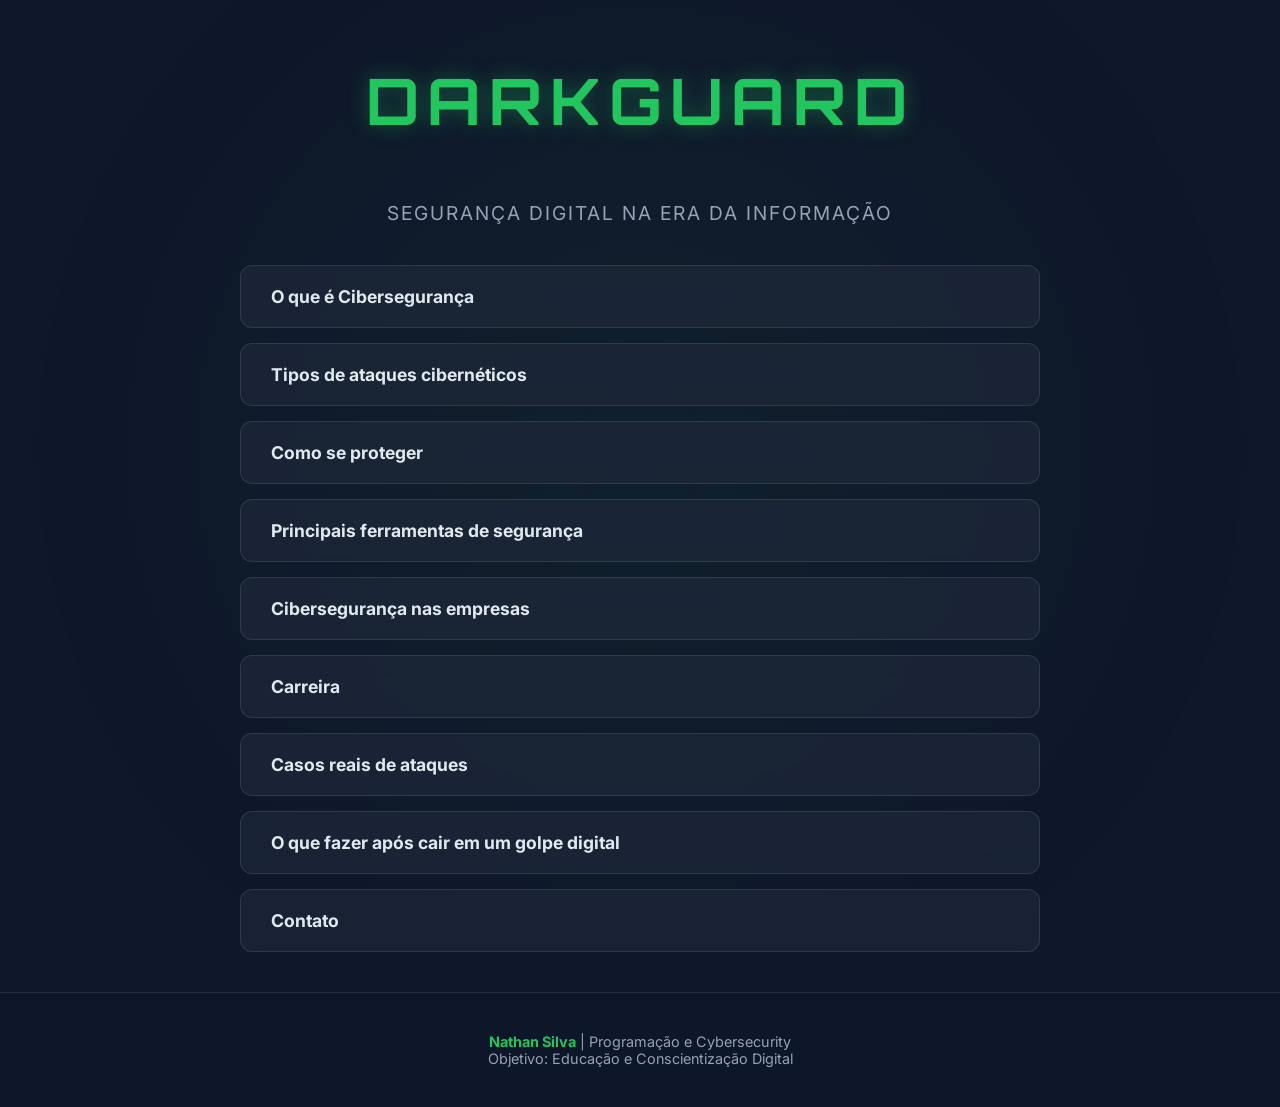
<file: index_site/index.html>
<!DOCTYPE html>
<html lang="pt-br">

<head>
    <meta charset="UTF-8">
    <meta name="viewport" content="width=device-width, initial-scale=1.0">
    <title>DarkGuard - Home</title>
    <link rel="shortcut icon" href="../img_site/favicon.ico" type="image/x-icon">
    <link rel="stylesheet" href="../css_site/estilo.css">
    <link
        href="https://fonts.googleapis.com/css2?family=Orbitron:wght@400;700&family=Inter:wght@300;400;600&display=swap"
        rel="stylesheet">

    <link rel="stylesheet" href="../css_site/pagina_principal.css">
</head>

<body>
    <div class="overlay-bg"></div>

    <header>
        <h1 class="logo">DarkGuard</h1>
    </header>

    <main class="container-principal">
        <section class="apresentacao">
            <p class="tagline">Segurança Digital na Era da Informação</p>
            <nav class="menu-navegacao">
                <ul>
                    <li><a href="o_que_eh_ciberseguranca.html">O que é Cibersegurança</a></li>
                    <li><a href="tipos_de_ataques_ciberneticos.html">Tipos de ataques cibernéticos</a></li>
                    <li><a href="como_se_proteger.html">Como se proteger</a></li>
                    <li><a href="principais_ferramentas_de_seguranca.html">Principais ferramentas de segurança</a></li>
                    <li><a href="ciberseguranca_nas_empresas.html">Cibersegurança nas empresas</a></li>
                    <li><a href="carreira_em_ciberseguranca.html">Carreira</a></li>
                    <li><a href="casos_reais_de_ataques.html">Casos reais de ataques</a></li>
                    <li><a href="vitima_de_golpe.htm">O que fazer após cair em um golpe digital</a></li>
                    <li><a href="contato.html">Contato</a></li>
                </ul>
            </nav>
        </section>
    </main>

    <footer>
        <div class="info-projeto">
            <p><strong>Nathan Silva</strong> | Programação e Cybersecurity</p>
            <p>Objetivo: Educação e Conscientização Digital</p>
        </div>
    </footer>
</body>

</html>
</file>
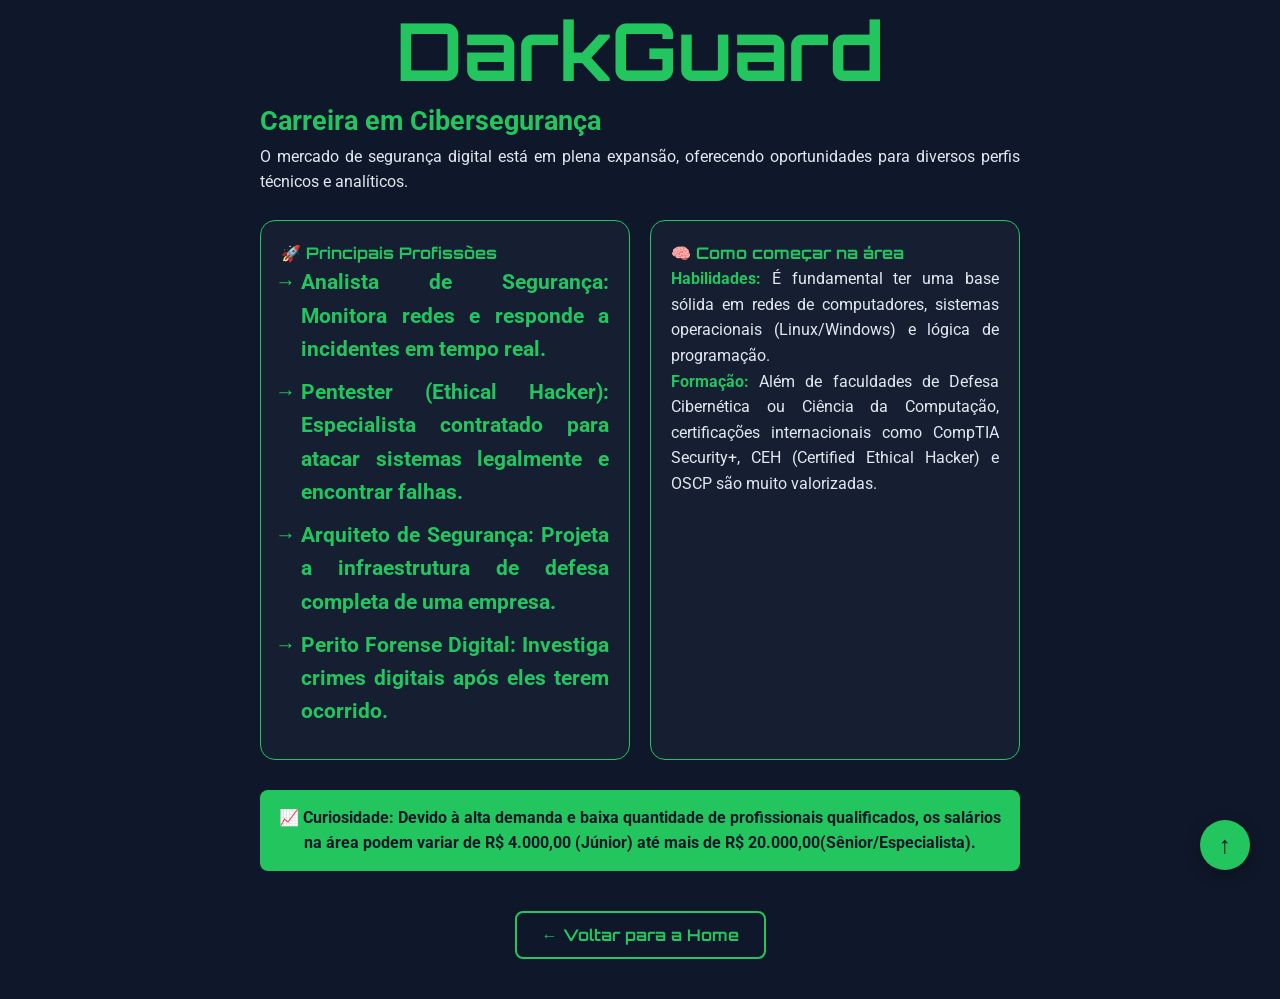
<file: index_site/carreira_em_ciberseguranca.html>
<!DOCTYPE html>
<html lang="en">

<head>
    <meta charset="UTF-8">
    <meta name="viewport" content="width=p, initial-scale=1.0">
    <title>DarkGuard</title>

    <link href="https://fonts.googleapis.com/css2?family=Orbitron:wght@400;700&family=Roboto:wght@400;700&display=swap"
        rel="stylesheet">
    <link rel="shortcut icon" href="../img_site/favicon.ico" type="image/x-icon">
    <link rel="icon" type="image/png" href="../img_site/favicon.ico">
    <link rel="stylesheet" href="../css_site/estilo.css">
    <link rel="stylesheet" href="../css_site/voltar.css">
    <link rel="stylesheet" href="../css_site/cards.css">

</head>

<body>
    <h1 id="topo" translate="no">DarkGuard</h1>

    <a href="#topo" class="btn-subir">
        <span>↑</span>
    </a>

    <main class="container-leitura">
        <h2 translate="no">Carreira em Cibersegurança</h2>
        <p>O mercado de segurança digital está em plena expansão, oferecendo oportunidades para diversos perfis técnicos
            e analíticos.</p>

        <div class="carreira-container">
            <div class="carreira-card">
                <h4>🚀 Principais Profissões</h4>
                <ul>
                    <li><strong>Analista de Segurança:</strong> Monitora redes e responde a incidentes em tempo real.
                    </li>
                    <li><strong>Pentester (Ethical Hacker):</strong> Especialista contratado para atacar sistemas
                        legalmente e encontrar falhas.</li>
                    <li><strong>Arquiteto de Segurança:</strong> Projeta a infraestrutura de defesa completa de uma
                        empresa.</li>
                    <li><strong>Perito Forense Digital:</strong> Investiga crimes digitais após eles terem ocorrido.
                    </li>
                </ul>
            </div>

            <div class="carreira-card">
                <h4>🧠 Como começar na área</h4>
                <p><strong>Habilidades:</strong> É fundamental ter uma base sólida em redes de computadores, sistemas
                    operacionais (Linux/Windows) e lógica de programação.</p>
                <p><strong>Formação:</strong> Além de faculdades de Defesa Cibernética ou Ciência da Computação,
                    certificações internacionais como CompTIA Security+, CEH (Certified Ethical Hacker) e OSCP são muito
                    valorizadas.</p>
            </div>
        </div>

        <div class="bonus-professor">
            <p>📈 Curiosidade: Devido à alta demanda e baixa quantidade de profissionais qualificados,
                os salários na área podem variar de R$ 4.000,00 (Júnior) até mais de R$
                20.000,00(Sênior/Especialista).</p>
        </div>

    </main>

    <div class="container-botoes">
        <a href="../index_site/index.html" class="btn-voltar">← Voltar para a Home</a>
    </div>

</body>

</html>
</file>
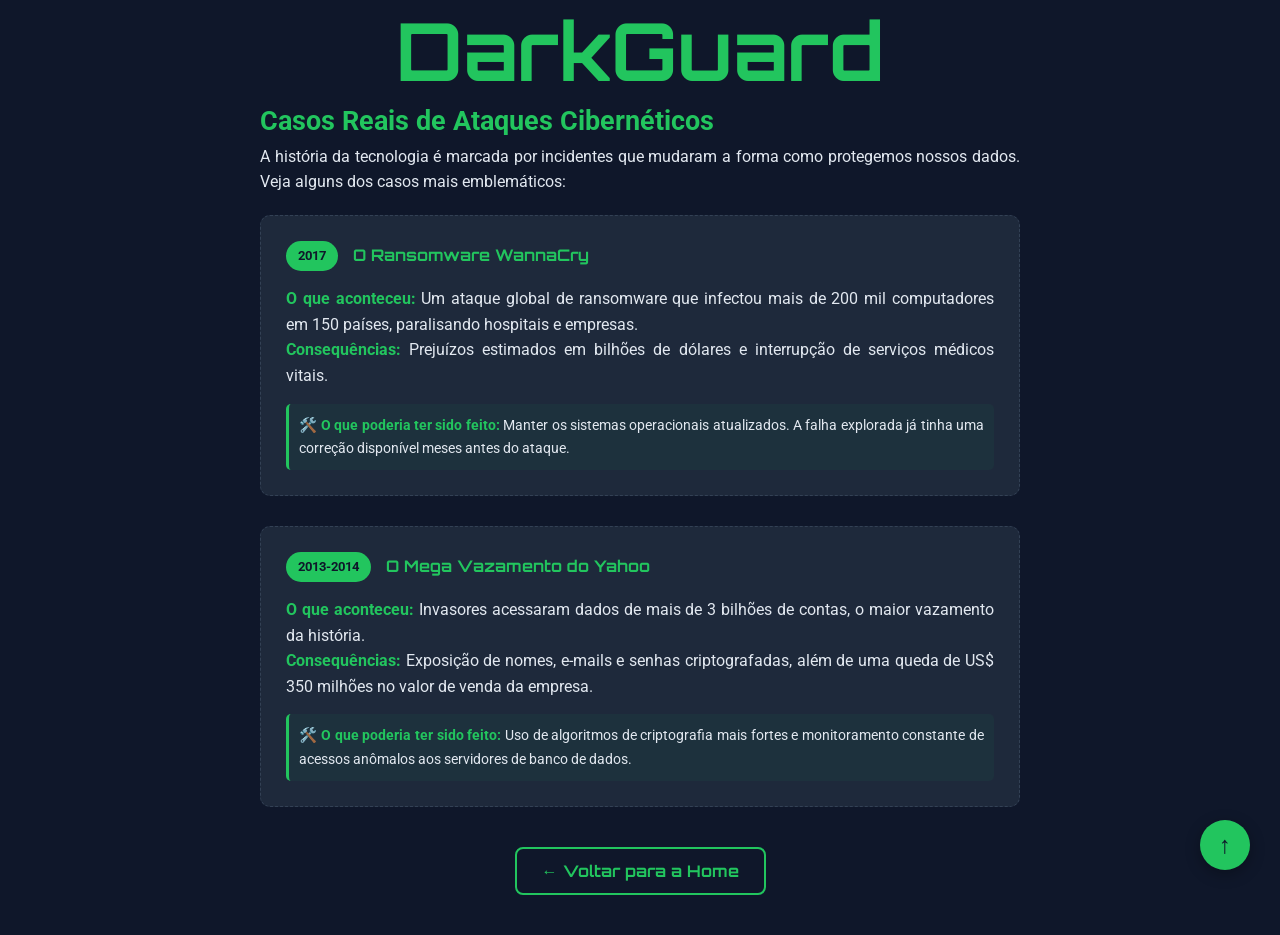
<file: index_site/casos_reais_de_ataques.html>
<!DOCTYPE html>
<html lang="en">

<head>
    <meta charset="UTF-8">
    <meta name="viewport" content="width=p, initial-scale=1.0">
    <title>DarkGuard</title>

    <link href="https://fonts.googleapis.com/css2?family=Orbitron:wght@400;700&family=Roboto:wght@400;700&display=swap"
        rel="stylesheet">
    <link rel="shortcut icon" href="../img_site/favicon.ico" type="image/x-icon">
    <link rel="icon" type="image/png" href="../img_site/favicon.ico">
    <link rel="stylesheet" href="../css_site/estilo.css">
    <link rel="stylesheet" href="../css_site/voltar.css">
    <link rel="stylesheet" href="../css_site/cards.css">

</head>

<body>
    <h1 id="topo" translate="no">DarkGuard</h1>

    <a href="#topo" class="btn-subir">
        <span>↑</span>
    </a>

    <main class="container-leitura">
        <h2 translate="no">Casos Reais de Ataques Cibernéticos</h2>
        <p>A história da tecnologia é marcada por incidentes que mudaram a forma como protegemos nossos dados. Veja
            alguns dos casos mais emblemáticos:</p>

        <div class="casos-reais">
            <article class="caso-card">
                <div class="caso-header">
                    <span class="ano-ataque">2017</span>
                    <h4>O Ransomware WannaCry</h4>
                </div>
                <p><strong>O que aconteceu:</strong> Um ataque global de ransomware que infectou mais de 200 mil
                    computadores em 150 países, paralisando hospitais e empresas.</p>
                <p><strong>Consequências:</strong> Prejuízos estimados em bilhões de dólares e interrupção de serviços
                    médicos vitais.</p>
                <p class="solucao-caso"><strong>🛠️ O que poderia ter sido feito:</strong> Manter os sistemas
                    operacionais atualizados. A falha explorada já tinha uma correção disponível meses antes do ataque.
                </p>
            </article>

            <article class="caso-card">
                <div class="caso-header">
                    <span class="ano-ataque">2013-2014</span>
                    <h4>O Mega Vazamento do Yahoo</h4>
                </div>
                <p><strong>O que aconteceu:</strong> Invasores acessaram dados de mais de 3 bilhões de contas, o maior
                    vazamento da história.</p>
                <p><strong>Consequências:</strong> Exposição de nomes, e-mails e senhas criptografadas, além de uma
                    queda de US$ 350 milhões no valor de venda da empresa.</p>
                <p class="solucao-caso"><strong>🛠️ O que poderia ter sido feito:</strong> Uso de algoritmos de
                    criptografia mais fortes e monitoramento constante de acessos anômalos aos servidores de banco de
                    dados.</p>
            </article>
        </div>
    </main>


    <div class="container-botoes">
        <a href="../index_site/index.html" class="btn-voltar">← Voltar para a Home</a>
    </div>

</body>

</html>
</file>
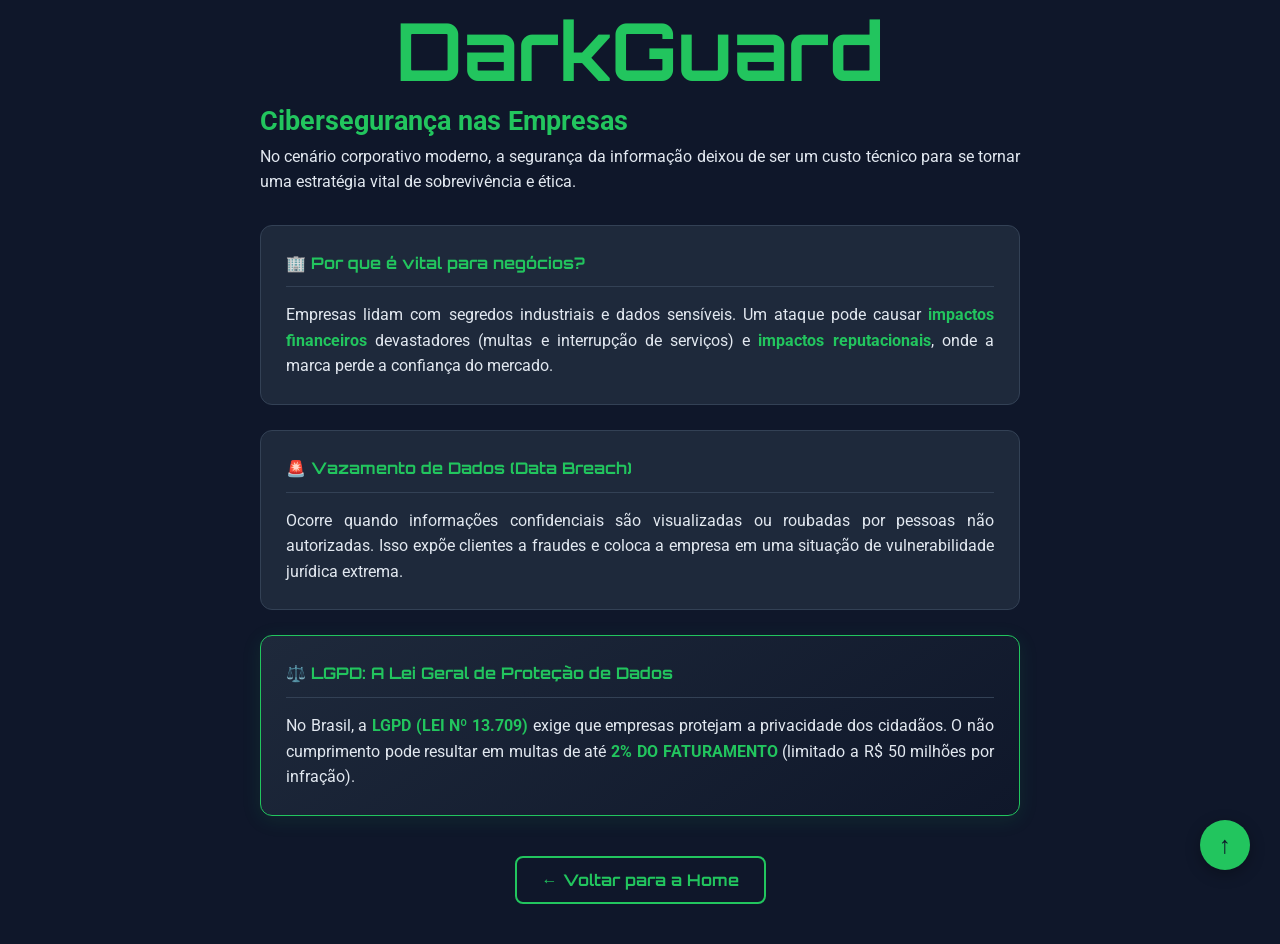
<file: index_site/ciberseguranca_nas_empresas.html>
<!DOCTYPE html>
<html lang="en">

<head>
    <meta charset="UTF-8">
    <meta name="viewport" content="width=p, initial-scale=1.0">
    <title>DarkGuard</title>
    <link href="https://fonts.googleapis.com/css2?family=Orbitron:wght@400;700&family=Roboto:wght@400;700&display=swap"
        rel="stylesheet">
    <link rel="shortcut icon" href="../img_site/favicon.ico" type="image/x-icon">
    <link rel="icon" type="image/png" href="../img_site/favicon.ico">
    <link rel="stylesheet" href="../css_site/estilo.css">
    <link rel="stylesheet" href="../css_site/voltar.css">
    <link rel="stylesheet" href="../css_site/cards.css">

</head>

<body>
    <h1 id="topo" translate="no">DarkGuard</h1>

    <a href="#topo" class="btn-subir">
        <span>↑</span>
    </a>

    <main class="container-leitura">
        <h2 translate="no">Cibersegurança nas Empresas</h2>
        <p>No cenário corporativo moderno, a segurança da informação deixou de ser um custo técnico para se tornar uma
            estratégia vital de sobrevivência e ética.</p>

        <div class="empresa-grid">
            <div class="empresa-box">
                <h4>🏢 Por que é vital para negócios?</h4>
                <p>Empresas lidam com segredos industriais e dados sensíveis. Um ataque pode causar <strong>impactos
                        financeiros</strong> devastadores (multas e interrupção de serviços) e <strong>impactos
                        reputacionais</strong>, onde a marca perde a confiança do mercado.</p>
            </div>

            <div class="empresa-box">
                <h4>🚨 Vazamento de Dados (Data Breach)</h4>
                <p>Ocorre quando informações confidenciais são visualizadas ou roubadas por pessoas não autorizadas.
                    Isso expõe clientes a fraudes e coloca a empresa em uma situação de vulnerabilidade jurídica
                    extrema.</p>
            </div>

            <div class="empresa-box lgpd-destaque">
                <h4>⚖️ LGPD: A Lei Geral de Proteção de Dados</h4>
                <p>No Brasil, a <strong>LGPD (Lei nº 13.709)</strong> exige que empresas protejam a privacidade dos
                    cidadãos. O não cumprimento pode resultar em multas de até <strong>2% do faturamento</strong>
                    (limitado a R$ 50 milhões por infração).</p>
            </div>
        </div>
    </main>


    <div class="container-botoes">
        <a href="../index_site/index.html" class="btn-voltar">← Voltar para a Home</a>
    </div>

</body>

</html>
</file>
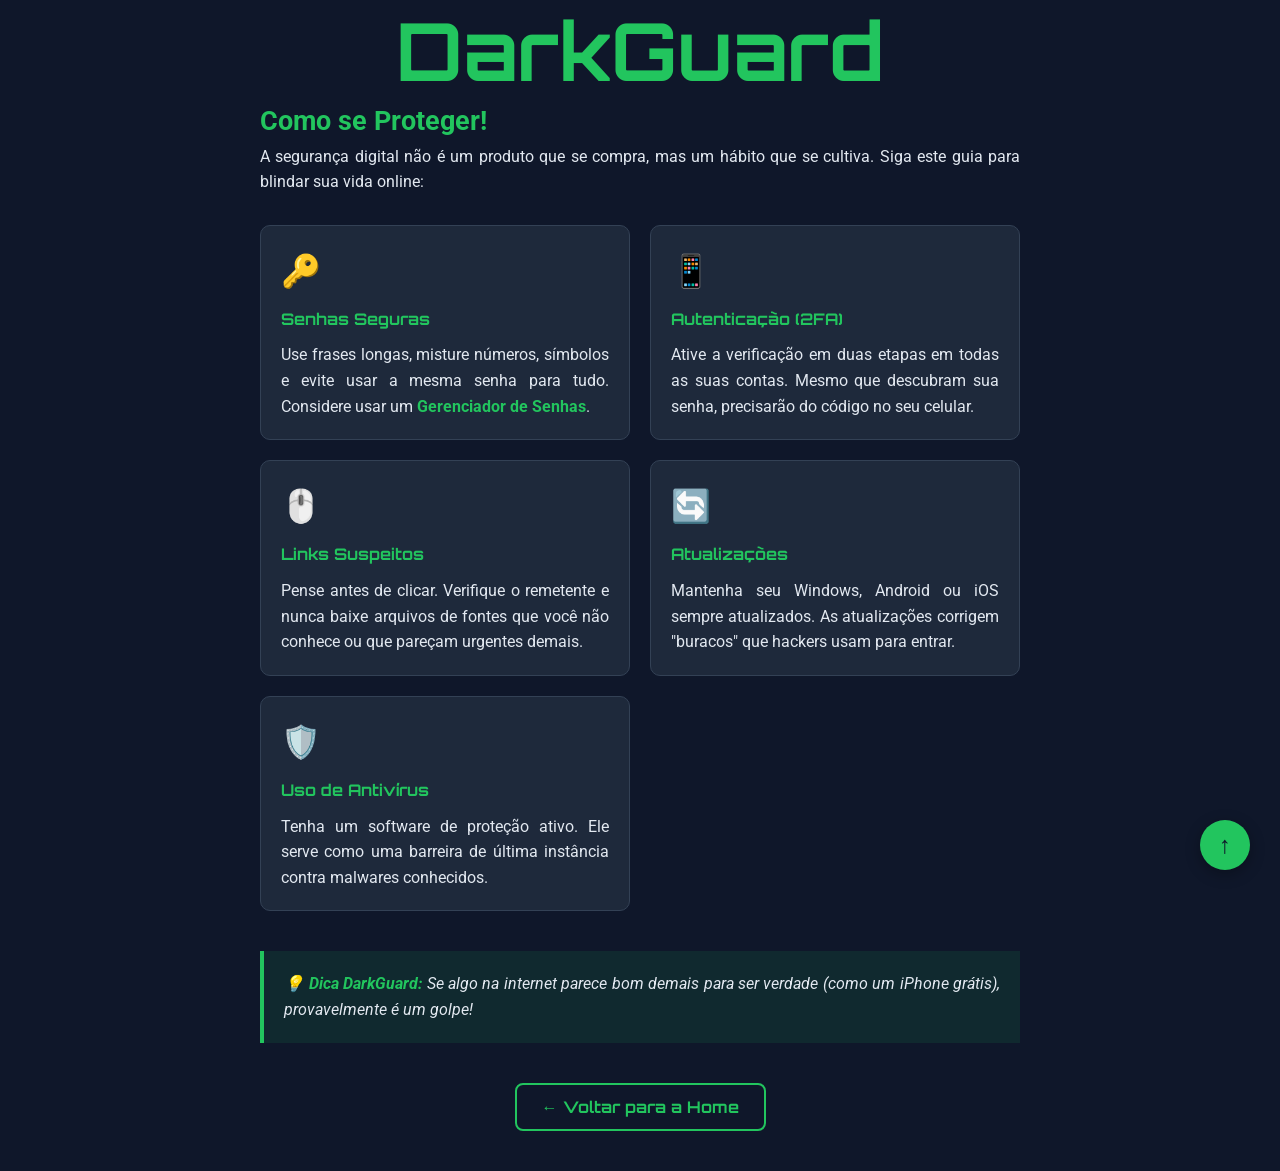
<file: index_site/como_se_proteger.html>
<!DOCTYPE html>
<html lang="en">

<head>
    <meta charset="UTF-8">
    <meta name="viewport" content="width=p, initial-scale=1.0">
    <title>DarkGuard</title>

    <link href="https://fonts.googleapis.com/css2?family=Orbitron:wght@400;700&family=Roboto:wght@400;700&display=swap"
        rel="stylesheet">
    <link rel="shortcut icon" href="../img_site/favicon.ico" type="image/x-icon">
    <link rel="icon" type="image/png" href="../img_site/favicon.ico">
    <link rel="stylesheet" href="../css_site/estilo.css">
    <link rel="stylesheet" href="../css_site/voltar.css">
    <link rel="stylesheet" href="../css_site/cards.css">

</head>

<body>
    <h1 id="topo" translate="no">DarkGuard</h1>

    <a href="#topo" class="btn-subir">
        <span>↑</span>
    </a>

    <main class="container-leitura">
        <h2 translate="no">Como se Proteger!</h2>
        <p>A segurança digital não é um produto que se compra, mas um hábito que se cultiva. Siga este guia para blindar
            sua vida online:</p>

        <div class="grid-protecao">
            <div class="card-dica">
                <span class="icone-dica">🔑</span>
                <h4>Senhas Seguras</h4>
                <p>Use frases longas, misture números, símbolos e evite usar a mesma senha para tudo. Considere usar um
                    <strong>Gerenciador de Senhas</strong>.</p>
            </div>

            <div class="card-dica">
                <span class="icone-dica">📱</span>
                <h4>Autenticação (2FA)</h4>
                <p>Ative a verificação em duas etapas em todas as suas contas. Mesmo que descubram sua senha, precisarão
                    do código no seu celular.</p>
            </div>

            <div class="card-dica">
                <span class="icone-dica">🖱️</span>
                <h4>Links Suspeitos</h4>
                <p>Pense antes de clicar. Verifique o remetente e nunca baixe arquivos de fontes que você não conhece ou
                    que pareçam urgentes demais.</p>
            </div>

            <div class="card-dica">
                <span class="icone-dica">🔄</span>
                <h4>Atualizações</h4>
                <p>Mantenha seu Windows, Android ou iOS sempre atualizados. As atualizações corrigem "buracos" que
                    hackers usam para entrar.</p>
            </div>

            <div class="card-dica">
                <span class="icone-dica">🛡️</span>
                <h4>Uso de Antivírus</h4>
                <p>Tenha um software de proteção ativo. Ele serve como uma barreira de última instância contra malwares
                    conhecidos.</p>
            </div>
        </div>

        <blockquote class="dica-mestra">
            <strong>💡 Dica DarkGuard:</strong> Se algo na internet parece bom demais para ser verdade (como um iPhone
            grátis), provavelmente é um golpe!
        </blockquote>

    </main>

    <div class="container-botoes">
        <a href="../index_site/index.html" class="btn-voltar">← Voltar para a Home</a>
    </div>

</body>

</html>
</file>
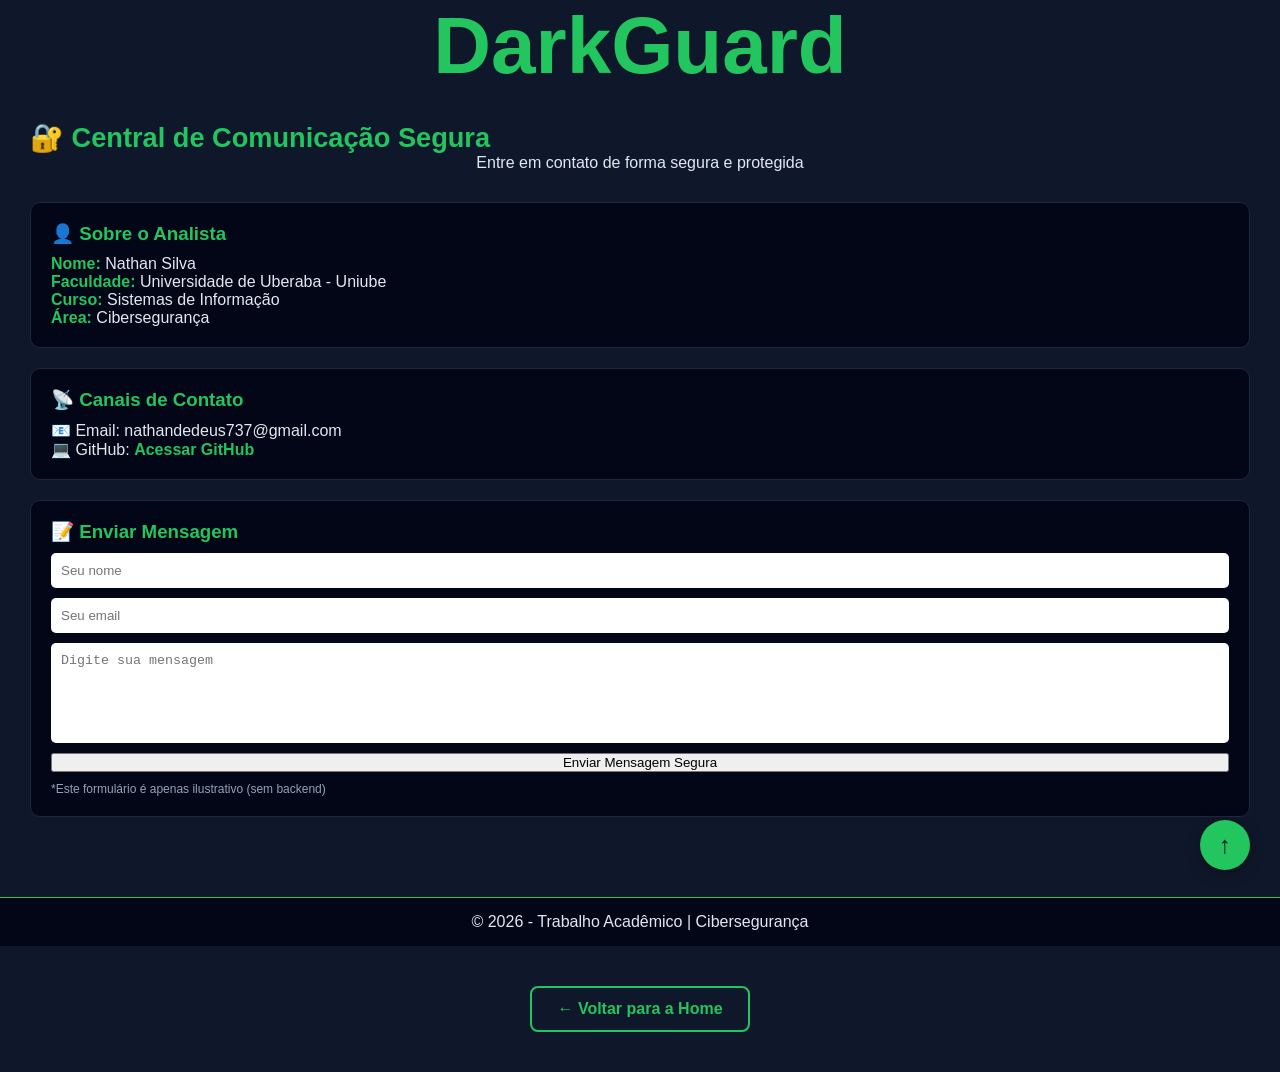
<file: index_site/contato.html>
<!DOCTYPE html>
<html lang="pt-br">
<head>
    <meta charset="UTF-8">
    <title>Contato Seguro</title>
    <link rel="shortcut icon" href="../img_site/favicon.ico" type="image/x-icon">
    <link rel="stylesheet" href="../css_site/estilo.css">
    <link rel="stylesheet" href="../css_site/voltar.css">
    <link rel="stylesheet" href="../css_site/cards.css">
</head>
<body>
    <h1 id="topo" translate="no">DarkGuard</h1>

    <a href="#topo" class="btn-subir">
        <span>↑</span>
    </a>

    <main>

        <section class="titulo">
            <h2>🔐 Central de Comunicação Segura</h2>
            <p>Entre em contato de forma segura e protegida</p>
        </section>

        <!-- SOBRE VOCÊ -->
        <section class="card">
            <h3>👤 Sobre o Analista</h3>
            <p><strong>Nome:</strong> Nathan Silva</p>
            <p><strong>Faculdade:</strong> Universidade de Uberaba - Uniube</p>
            <p><strong>Curso:</strong> Sistemas de Informação</p>
            <p><strong>Área:</strong> Cibersegurança</p>
        </section>

        <!-- CONTATOS -->
        <section class="card">
            <h3>📡 Canais de Contato</h3>
            <p>📧 Email: nathandedeus737@gmail.com</p>
            <p>💻 GitHub: <a href="https://github.com/NathanSilva-DEV" target="_blank">Acessar GitHub</a></p>
        </section>

        <!-- FORMULÁRIO (VISUAL) -->
        <section class="card">
            <h3>📝 Enviar Mensagem</h3>

            <form>
                <input type="text" placeholder="Seu nome">
                <input type="email" placeholder="Seu email">
                <textarea placeholder="Digite sua mensagem"></textarea>
                <button type="submit">Enviar Mensagem Segura</button>
            </form>

            <p class="aviso">*Este formulário é apenas ilustrativo (sem backend)</p>
        </section>

    </main>

    <!-- RODAPÉ -->
    <footer>
        <p>© 2026 - Trabalho Acadêmico | Cibersegurança</p>
    </footer>

    <div class="container-botoes">
        <a href="../index_site/index.html" class="btn-voltar">← Voltar para a Home</a>
    </div>

</body>
</html>
</file>
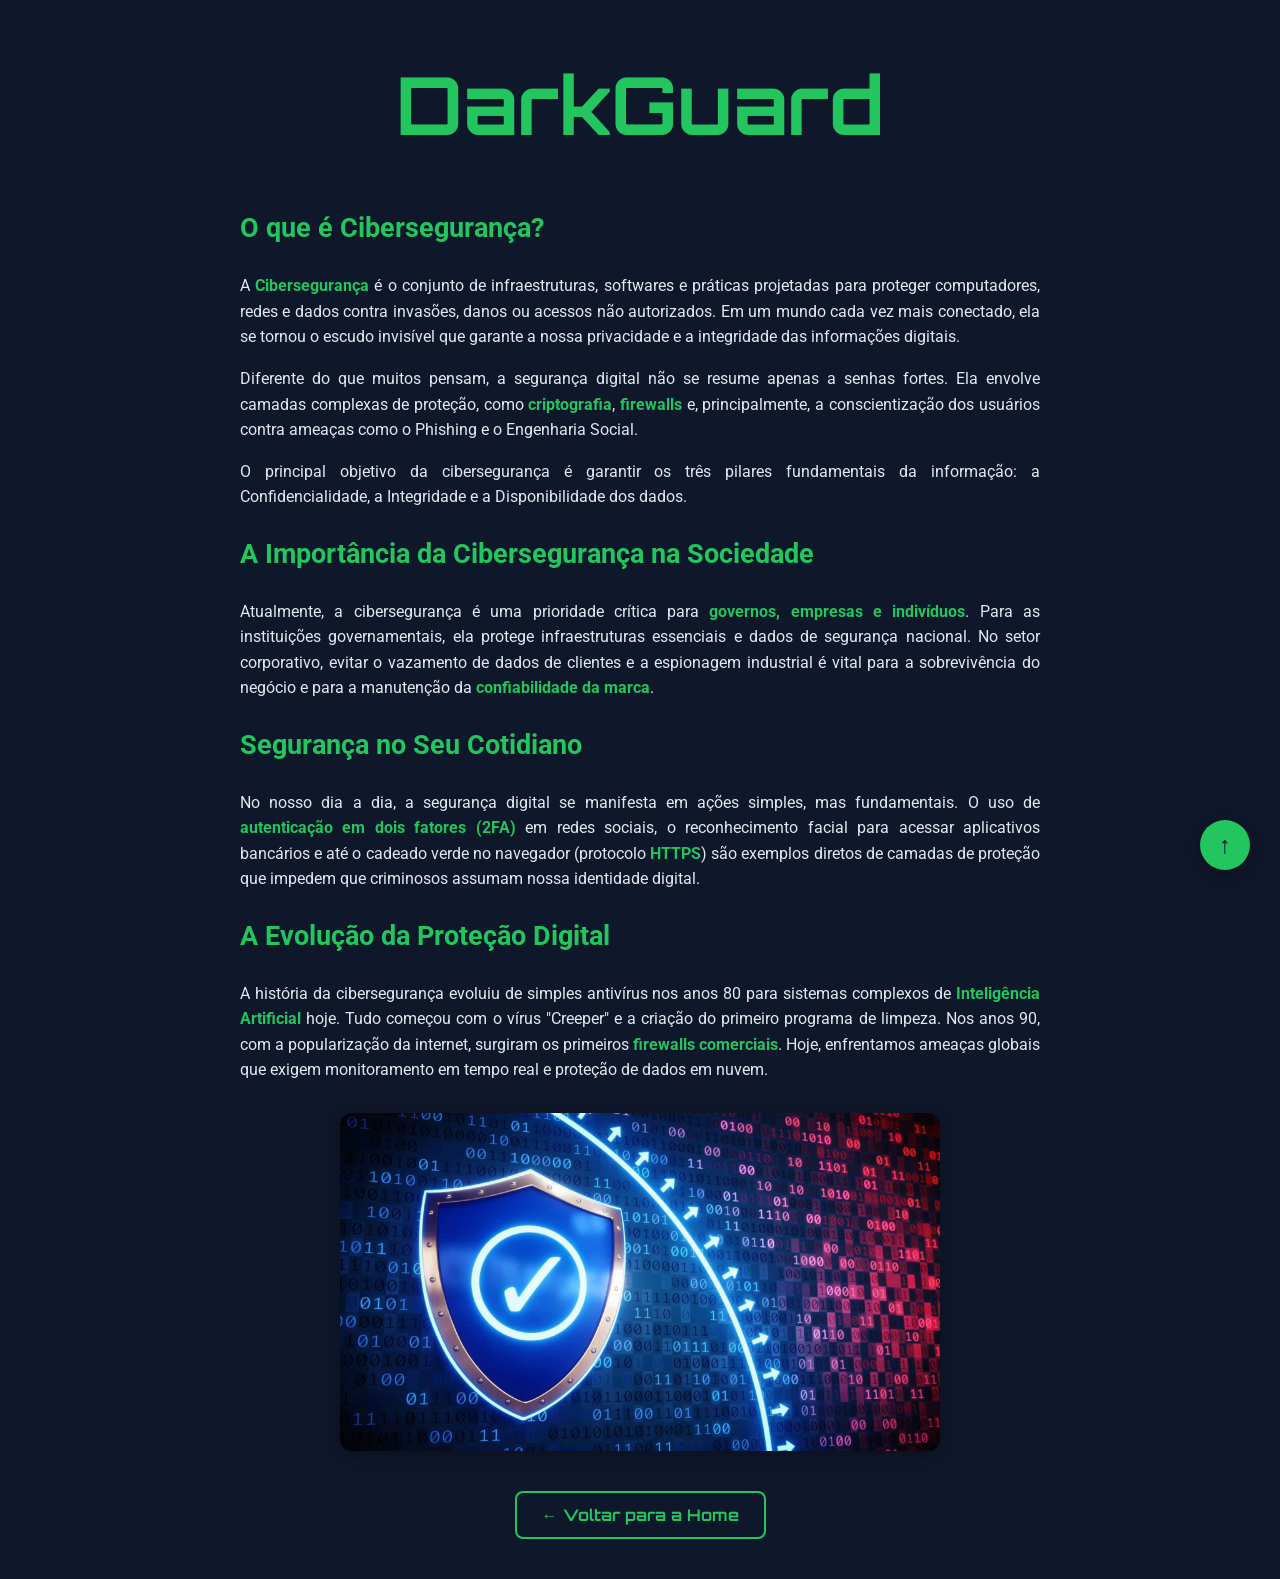
<file: index_site/o_que_eh_ciberseguranca.html>
<!DOCTYPE html>
<html lang="en">

<head>
    <meta charset="UTF-8">
    <meta name="viewport" content="width=p, initial-scale=1.0">
    <title>DarkGuard</title>

    <link href="https://fonts.googleapis.com/css2?family=Orbitron:wght@400;700&family=Roboto:wght@400;700&display=swap"
        rel="stylesheet">
    <link rel="shortcut icon" href="../img_site/favicon.ico" type="image/x-icon">
    <link rel="icon" type="image/png" href="../img_site/favicon.ico">
    <link rel="stylesheet" href="../css_site/estilo.css">
    <link rel="stylesheet" href="../css_site/voltar.css">

</head>

<body>
    <h1 id="topo" translate="no">DarkGuard</h1>

    <a href="#topo" class="btn-subir">
        <span>↑</span>
    </a>

    <main class="container-leitura">
        <h2>O que é Cibersegurança?</h2>

        <p>A <strong>Cibersegurança</strong> é o conjunto de infraestruturas, softwares e práticas
            projetadas para proteger computadores, redes e dados contra invasões, danos ou acessos
            não autorizados. Em um mundo cada vez mais conectado, ela se tornou o escudo invisível
            que garante a nossa privacidade e a integridade das informações digitais.</p>

        <p>Diferente do que muitos pensam, a segurança digital não se resume apenas a senhas fortes.
            Ela envolve camadas complexas de proteção, como <strong>criptografia</strong>,
            <strong>firewalls</strong> e, principalmente, a conscientização dos usuários contra
            ameaças como o Phishing e o Engenharia Social.
        </p>

        <p>O principal objetivo da cibersegurança é garantir os três pilares fundamentais da informação:
            a Confidencialidade, a Integridade e a Disponibilidade dos dados.</p>

        <h2>A Importância da Cibersegurança na Sociedade</h2>
        <p>
            Atualmente, a cibersegurança é uma prioridade crítica para <strong>governos, empresas e indivíduos</strong>.
            Para as instituições governamentais, ela protege infraestruturas essenciais e dados de segurança nacional.
            No setor corporativo, evitar o vazamento de dados de clientes e a espionagem industrial é vital para a
            sobrevivência do negócio e para a manutenção da <strong>confiabilidade da marca</strong>.
        </p>

        <h2>Segurança no Seu Cotidiano</h2>
        <p>
            No nosso dia a dia, a segurança digital se manifesta em ações simples, mas fundamentais. O uso de
            <strong>autenticação em dois fatores (2FA)</strong> em redes sociais, o reconhecimento facial para acessar
            aplicativos bancários e até o cadeado verde no navegador (protocolo <strong>HTTPS</strong>) são exemplos
            diretos de camadas de proteção que impedem que criminosos assumam nossa identidade digital.
        </p>

        <h2>A Evolução da Proteção Digital</h2>
        <p>
            A história da cibersegurança evoluiu de simples antivírus nos anos 80 para sistemas complexos de
            <strong>Inteligência Artificial</strong> hoje. Tudo começou com o vírus "Creeper" e a criação do primeiro
            programa de limpeza. Nos anos 90, com a popularização da internet, surgiram os primeiros
            <strong>firewalls comerciais</strong>. Hoje, enfrentamos ameaças globais que exigem monitoramento
            em tempo real e proteção de dados em nuvem.
        </p>
    </main>

    <div class="imagem-topo">
        <img src="../img_site/firewall.jpg" alt="Imagem simulando um firewall">
    </div>

    <div class="container-botoes">
        <a href="../index_site/index.html" class="btn-voltar">← Voltar para a Home</a>
    </div>

</body>

</html>
</file>
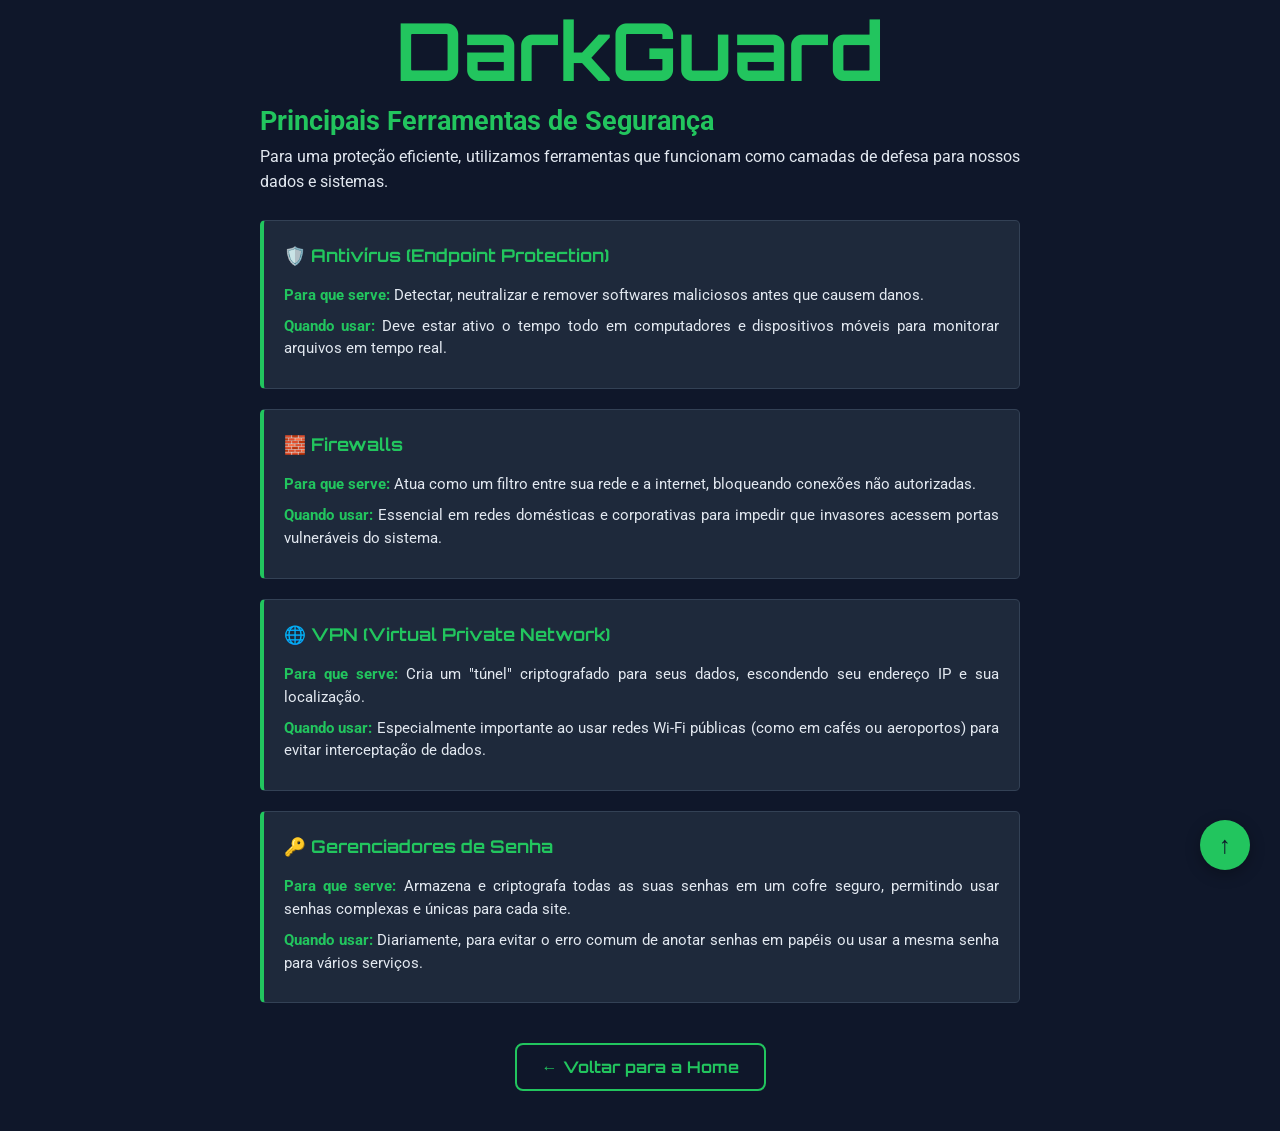
<file: index_site/principais_ferramentas_de_seguranca.html>
<!DOCTYPE html>
<html lang="en">

<head>
    <meta charset="UTF-8">
    <meta name="viewport" content="width=p, initial-scale=1.0">
    <title>DarkGuard</title>

    <link href="https://fonts.googleapis.com/css2?family=Orbitron:wght@400;700&family=Roboto:wght@400;700&display=swap"
        rel="stylesheet">
    <link rel="shortcut icon" href="../img_site/favicon.ico" type="image/x-icon">
    <link rel="icon" type="image/png" href="../img_site/favicon.ico">
    <link rel="stylesheet" href="../css_site/estilo.css">
    <link rel="stylesheet" href="../css_site/voltar.css">
    <link rel="stylesheet" href="../css_site/cards.css">

</head>

<body>
    <h1 id="topo" translate="no">DarkGuard</h1>

    <a href="#topo" class="btn-subir">
        <span>↑</span>
    </a>

    <main class="container-leitura">
        <h2 translate="no">Principais Ferramentas de Segurança</h2>
        <p>Para uma proteção eficiente, utilizamos ferramentas que funcionam como camadas de defesa para nossos dados e
            sistemas.</p>

        <div class="lista-ferramentas">
            <div class="ferramenta-card">
                <h4>🛡️ Antivírus (Endpoint Protection)</h4>
                <p><strong>Para que serve:</strong> Detectar, neutralizar e remover softwares maliciosos antes que
                    causem danos.</p>
                <p><strong>Quando usar:</strong> Deve estar ativo o tempo todo em computadores e dispositivos móveis
                    para monitorar arquivos em tempo real.</p>
            </div>

            <div class="ferramenta-card">
                <h4>🧱 Firewalls</h4>
                <p><strong>Para que serve:</strong> Atua como um filtro entre sua rede e a internet, bloqueando conexões
                    não autorizadas.</p>
                <p><strong>Quando usar:</strong> Essencial em redes domésticas e corporativas para impedir que invasores
                    acessem portas vulneráveis do sistema.</p>
            </div>

            <div class="ferramenta-card">
                <h4>🌐 VPN (Virtual Private Network)</h4>
                <p><strong>Para que serve:</strong> Cria um "túnel" criptografado para seus dados, escondendo seu
                    endereço IP e sua localização.</p>
                <p><strong>Quando usar:</strong> Especialmente importante ao usar redes Wi-Fi públicas (como em cafés ou
                    aeroportos) para evitar interceptação de dados.</p>
            </div>

            <div class="ferramenta-card">
                <h4>🔑 Gerenciadores de Senha</h4>
                <p><strong>Para que serve:</strong> Armazena e criptografa todas as suas senhas em um cofre seguro,
                    permitindo usar senhas complexas e únicas para cada site.</p>
                <p><strong>Quando usar:</strong> Diariamente, para evitar o erro comum de anotar senhas em papéis ou
                    usar a mesma senha para vários serviços.</p>
            </div>
        </div>

    </main>


    <div class="container-botoes">
        <a href="../index_site/index.html" class="btn-voltar">← Voltar para a Home</a>
    </div>

</body>

</html>
</file>
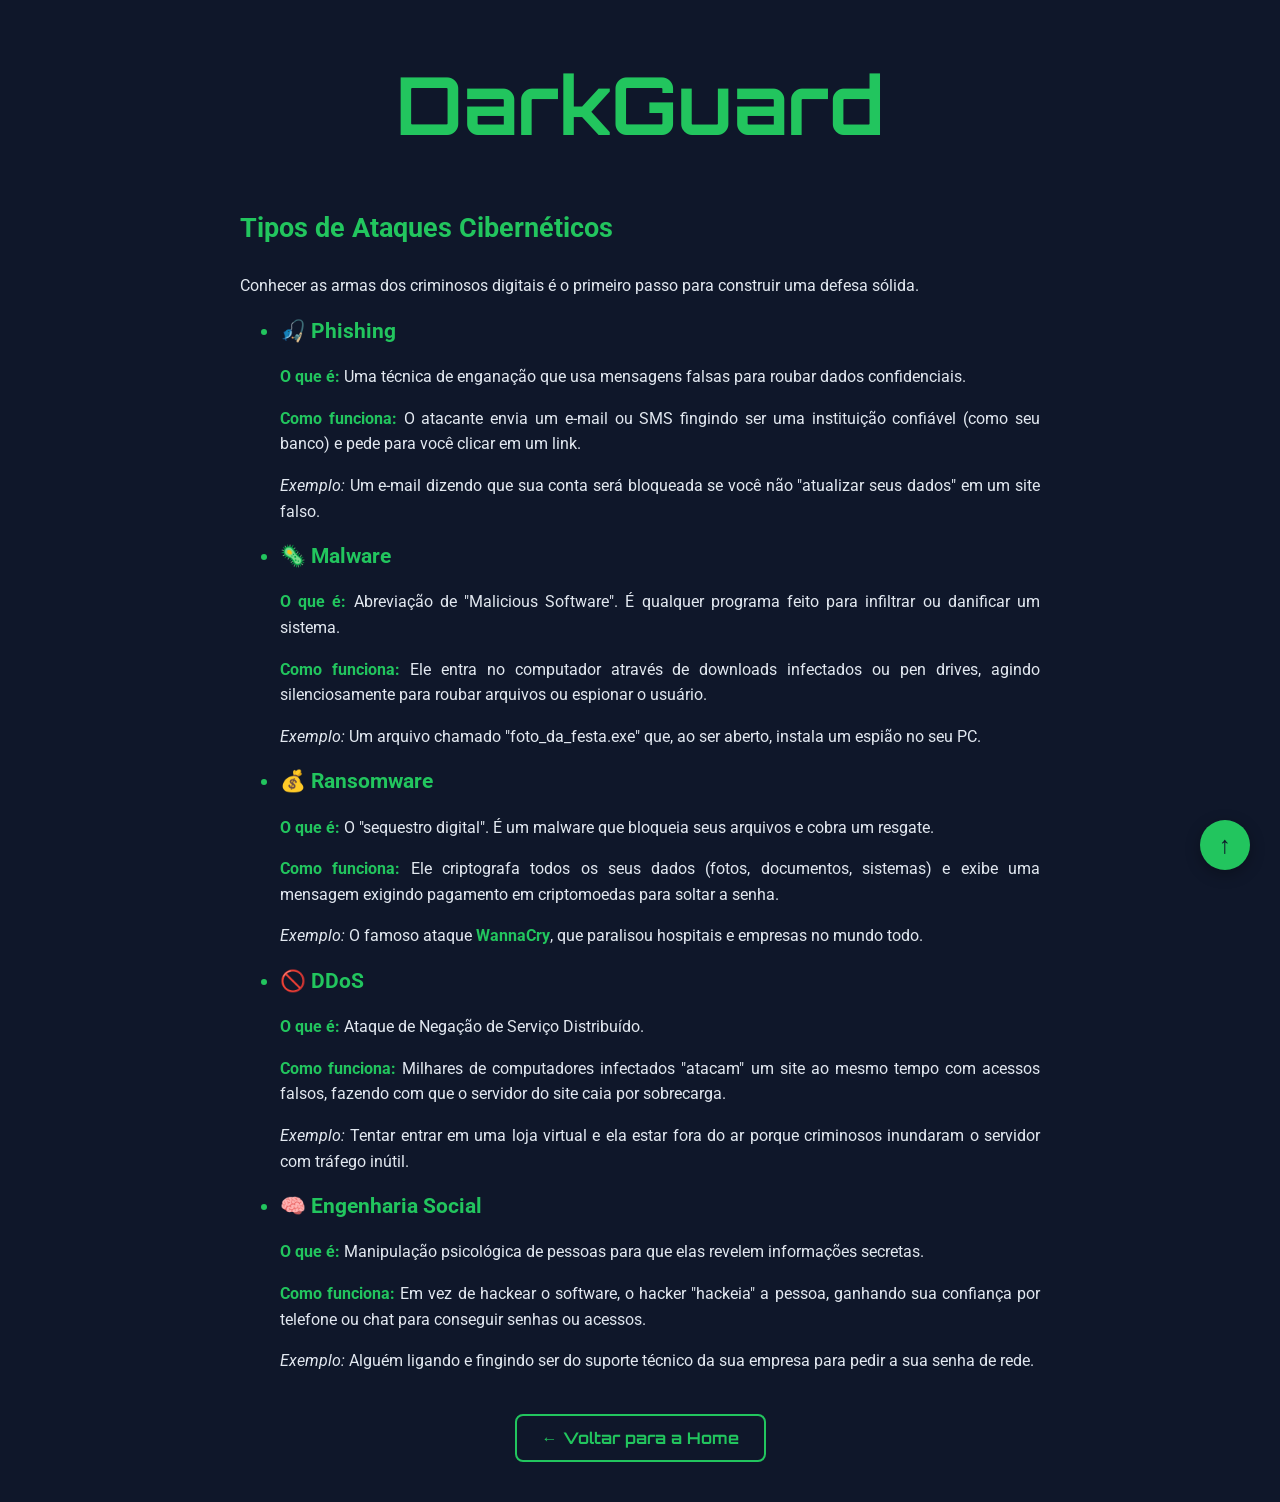
<file: index_site/tipos_de_ataques_ciberneticos.html>
<!DOCTYPE html>
<html lang="en">

<head>
    <meta charset="UTF-8">
    <meta name="viewport" content="width=p, initial-scale=1.0">
    <title>DarkGuard</title>
    <link href="https://fonts.googleapis.com/css2?family=Orbitron:wght@400;700&family=Roboto:wght@400;700&display=swap"
        rel="stylesheet">

    <link rel="shortcut icon" href="../img_site/favicon.ico" type="image/x-icon">
    <link rel="stylesheet" href="../css_site/estilo.css">
    <link rel="stylesheet" href="../css_site/voltar.css">

</head>

<body>
    <h1 id="topo" translate="no">DarkGuard</h1>

    <a href="#topo" class="btn-subir">
        <span>↑</span>
    </a>

    <main class="container-leitura">
        <h2 translate="no">Tipos de Ataques Cibernéticos</h2>
        <p>Conhecer as armas dos criminosos digitais é o primeiro passo para construir uma defesa sólida.</p>

        <ul>
            <li>🎣 Phishing</li>
            <p><strong>O que é:</strong> Uma técnica de enganação que usa mensagens falsas para roubar dados
                confidenciais.</p>
            <p><strong>Como funciona:</strong> O atacante envia um e-mail ou SMS fingindo ser uma instituição confiável
                (como seu banco) e pede para você clicar em um link.</p>
            <p class="exemplo"><em>Exemplo:</em> Um e-mail dizendo que sua conta será bloqueada se você não "atualizar
                seus dados" em um site falso.</p>

            <li>🦠 Malware</li>
            <p><strong>O que é:</strong> Abreviação de "Malicious Software". É qualquer programa feito para infiltrar ou
                danificar um sistema.</p>
            <p><strong>Como funciona:</strong> Ele entra no computador através de downloads infectados ou pen drives,
                agindo silenciosamente para roubar arquivos ou espionar o usuário.</p>
            <p class="exemplo"><em>Exemplo:</em> Um arquivo chamado "foto_da_festa.exe" que, ao ser aberto, instala um
                espião no seu PC.</p>



            <li>💰 Ransomware</li>
            <p><strong>O que é:</strong> O "sequestro digital". É um malware que bloqueia seus arquivos e cobra um
                resgate.</p>
            <p><strong>Como funciona:</strong> Ele criptografa todos os seus dados (fotos, documentos, sistemas) e exibe
                uma mensagem exigindo pagamento em criptomoedas para soltar a senha.</p>
            <p class="exemplo"><em>Exemplo:</em> O famoso ataque <strong>WannaCry</strong>, que paralisou hospitais e
                empresas no mundo todo.</p>



            <li>🚫 DDoS</li>
            <p><strong>O que é:</strong> Ataque de Negação de Serviço Distribuído.</p>
            <p><strong>Como funciona:</strong> Milhares de computadores infectados "atacam" um site ao mesmo tempo com
                acessos falsos, fazendo com que o servidor do site caia por sobrecarga.</p>
            <p class="exemplo"><em>Exemplo:</em> Tentar entrar em uma loja virtual e ela estar fora do ar porque
                criminosos inundaram o servidor com tráfego inútil.</p>



            <li>🧠 Engenharia Social</li>
            <p><strong>O que é:</strong> Manipulação psicológica de pessoas para que elas revelem informações secretas.
            </p>
            <p><strong>Como funciona:</strong> Em vez de hackear o software, o hacker "hackeia" a pessoa, ganhando sua
                confiança por telefone ou chat para conseguir senhas ou acessos.</p>
            <p class="exemplo"><em>Exemplo:</em> Alguém ligando e fingindo ser do suporte técnico da sua empresa para
                pedir a sua senha de rede.</p>

        </ul>
    </main>


    <div class="container-botoes">
        <a href="../index_site/index.html" class="btn-voltar">← Voltar para a Home</a>
    </div>

</body>

</html>
</file>
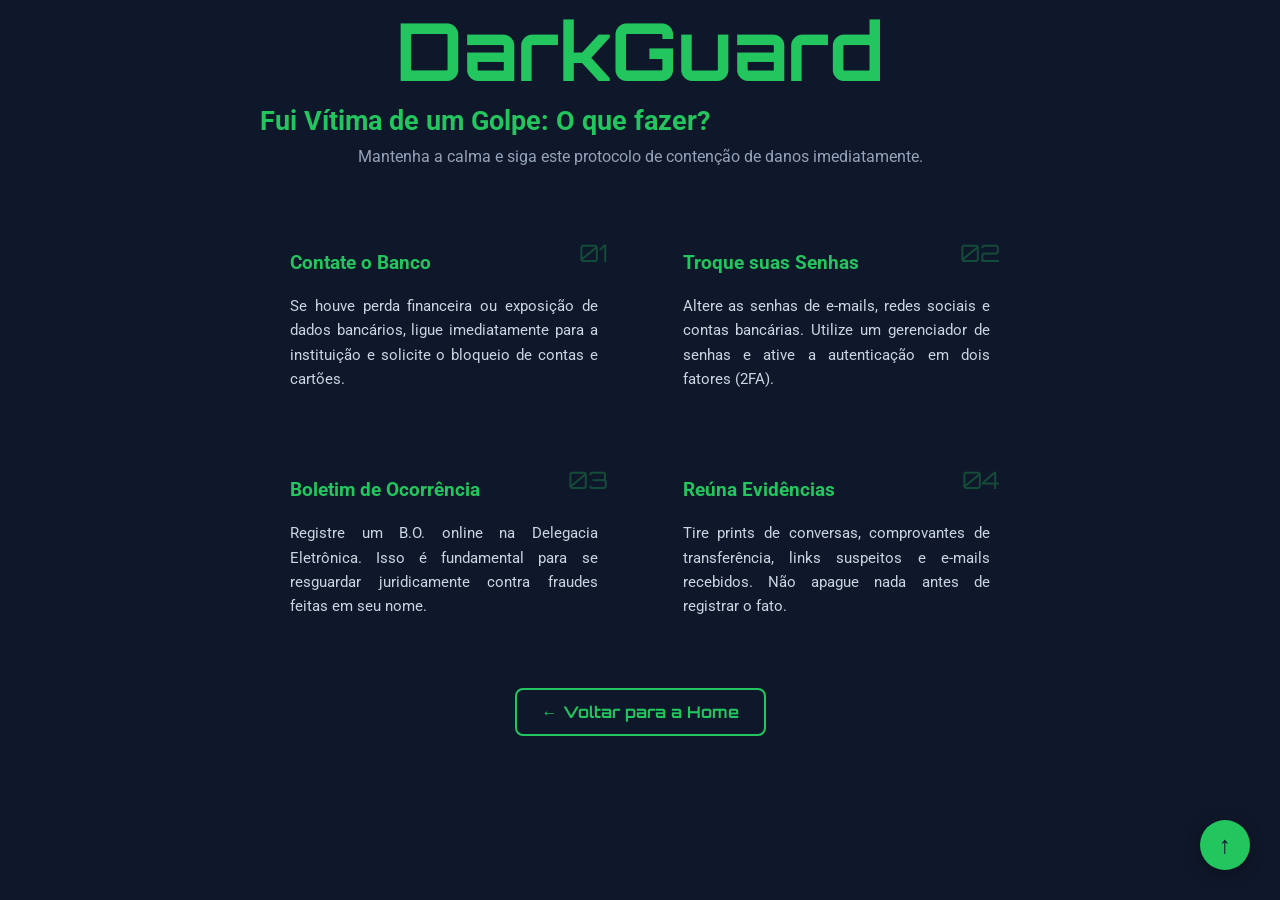
<file: index_site/vitima_de_golpe.htm>
<!DOCTYPE html>
<html lang="en">

<head>
    <meta charset="UTF-8">
    <meta name="viewport" content="width=p, initial-scale=1.0">
    <title>DarkGuard</title>

    <link href="https://fonts.googleapis.com/css2?family=Orbitron:wght@400;700&family=Roboto:wght@400;700&display=swap"
        rel="stylesheet">
    <link rel="shortcut icon" href="../img_site/favicon.ico" type="image/x-icon">
    <link rel="icon" type="image/png" href="../img_site/favicon.ico">
    <link rel="stylesheet" href="../css_site/estilo.css">
    <link rel="stylesheet" href="../css_site/voltar.css">
    <link rel="stylesheet" href="../css_site/cards.css">

</head>

<body>
    <h1 id="topo" translate="no">DarkGuard</h1>

    <a href="#topo" class="btn-subir">
        <span>↑</span>
    </a>

    <main class="container-leitura">
        <h2>Fui Vítima de um Golpe: O que fazer?</h2>
        <p class="subtitulo">Mantenha a calma e siga este protocolo de contenção de danos imediatamente.</p>

        <div class="grid-passos">
            <div class="card-passo">
                <span class="numero">01</span>
                <h3>Contate o Banco</h3>
                <p>Se houve perda financeira ou exposição de dados bancários, ligue imediatamente para a instituição e
                    solicite o bloqueio de contas e cartões.</p>
            </div>

            <div class="card-passo">
                <span class="numero">02</span>
                <h3>Troque suas Senhas</h3>
                <p>Altere as senhas de e-mails, redes sociais e contas bancárias. Utilize um gerenciador de senhas e
                    ative a autenticação em dois fatores (2FA).</p>
            </div>

            <div class="card-passo">
                <span class="numero">03</span>
                <h3>Boletim de Ocorrência</h3>
                <p>Registre um B.O. online na Delegacia Eletrônica. Isso é fundamental para se resguardar juridicamente
                    contra fraudes feitas em seu nome.</p>
            </div>

            <div class="card-passo">
                <span class="numero">04</span>
                <h3>Reúna Evidências</h3>
                <p>Tire prints de conversas, comprovantes de transferência, links suspeitos e e-mails recebidos. Não
                    apague nada antes de registrar o fato.</p>
            </div>
        </div>
    </main>

    <div class="container-botoes">
        <a href="../index_site/index.html" class="btn-voltar">← Voltar para a Home</a>
    </div>

</body>

</html>
</file>
<file: css_site/estilo.css>
body {
    background-color: #0f172a;
    color: #e2e8f0;
    font-family: 'Roboto', sans-serif;
    margin: 0;
    padding: 0;
    display: block; 
}

.container-leitura {
    max-width: 900px; 
    margin-left: auto;
    margin-right: auto;
    padding: 0 20px;
    text-align: justify; 
    font-size: 1rem;
    font-family: 'Roboto', sans-serif;
    line-height: 1.6;           
    margin-bottom: 20px;        
    max-width: 800px; 
    color: #e2e8f0;            
            
}

/* Estilo para ajustar a imagem ao container de texto */
img[src*="firewall.jpg"] { 
    display: block;       
    max-width: 100%;       
    width: 600px;         
    margin-left: auto;
    margin-right: auto;
    margin-top: 30px;
    margin-bottom: 30px;
    border-radius: 12px;   
    box-shadow: 0 4px 15px rgba(0, 0, 0, 0.3);
}

h1 {
    font-family: 'Orbitron', sans-serif;
    text-align: center;
    font-size: clamp(2rem, 8vw, 5rem);
    font-weight: bold;
    color: #22c55e;
}

h2 {
    font-size: 1.7rem;
    text-align: justify;
    font-weight: bold;
    color: #22c55e;
}

li {
    font-size: 1.3rem;
    text-align: justify;
    font-weight: bold;
    color: #22c55e;
}

strong {
    color: #22c55e;           
    font-weight: 700;
}

a {
    color: #22c55e;
    text-decoration: none;
    font-weight: bold;
    transition: 0.3s;
}

a:hover {
    color: #e2e8f0;
}

/* Container de Casos Reais */
.casos-reais {
    display: flex;
    flex-direction: column;
    gap: 30px;
    margin-top: 20px;
}

.caso-card {
    background: #1e293b;
    border: 1px dashed #334155;
    padding: 25px;
    border-radius: 10px;
    position: relative;
}

.caso-header {
    display: flex;
    align-items: center;
    gap: 15px;
    margin-bottom: 15px;
}

.ano-ataque {
    background: #22c55e;
    color: #0f172a;
    padding: 5px 12px;
    border-radius: 20px;
    font-weight: bold;
    font-size: 0.8rem;
}

.caso-card h4 {
    color: #22c55e;
    font-family: 'Orbitron', sans-serif;
    margin: 0;
}

.solucao-caso {
    margin-top: 15px;
    padding: 10px;
    background: rgba(34, 197, 94, 0.05);
    border-radius: 5px;
    border-left: 3px solid #22c55e;
    font-size: 0.9rem;
}
</file>
<file: css_site/pagina_principal.css>
:root {
    --primaria: #22c55e;
    --fundo: #0f172a;
    --card: rgba(30, 41, 59, 0.7);
    --texto: #e2e8f0;
    --borda: rgba(255, 255, 255, 0.1);
}

* {
    margin: 0;
    padding: 0;
    box-sizing: border-box;
}

body {
    background-color: var(--fundo);
    color: var(--texto);
    font-family: 'Inter', sans-serif;
    min-height: 100vh;
    display: flex;
    flex-direction: column;
    overflow-x: hidden;
}

.overlay-bg {
    position: fixed;
    top: 0;
    left: 0;
    width: 100%;
    height: 100%;
    background: radial-gradient(circle at 50% 50%, rgba(34, 197, 94, 0.05) 0%, transparent 80%);
    z-index: -1;
}

header {
    padding: 60px 20px 20px;
    text-align: center;
}

.logo {
    font-family: 'Orbitron', sans-serif;
    font-size: 4rem;
    color: var(--primaria);
    letter-spacing: 8px;
    text-transform: uppercase;
    text-shadow: 0 0 20px rgba(34, 197, 94, 0.4);
}

.container-principal {
    flex: 1;
    display: flex;
    justify-content: center;
    align-items: center;
    padding: 40px 20px;
}

.apresentacao {
    max-width: 800px;
    width: 100%;
    text-align: center;
}

.tagline {
    font-size: 1.2rem;
    color: #94a3b8;
    margin-bottom: 40px;
    text-transform: uppercase;
    letter-spacing: 2px;
}

.menu-navegacao ul {
    list-style: none;
    display: grid;
    grid-template-columns: 1fr;
    gap: 15px;
}

.menu-navegacao a {
    display: block;
    background: var(--card);
    backdrop-filter: blur(10px);
    border: 1px solid var(--borda);
    padding: 20px 30px;
    border-radius: 12px;
    color: var(--texto);
    text-decoration: none;
    font-size: 1.1rem;
    transition: all 0.3s ease;
    text-align: left;
    position: relative;
    overflow: hidden;
}

.menu-navegacao a span {
    color: var(--primaria);
    font-family: 'Orbitron', sans-serif;
    margin-right: 15px;
    font-size: 0.9rem;
    opacity: 0.7;
}

.menu-navegacao a:hover {
    transform: translateX(10px);
    border-color: var(--primaria);
    background: rgba(34, 197, 94, 0.1);
    box-shadow: 0 10px 30px rgba(0, 0, 0, 0.3);
}

footer {
    padding: 40px 20px;
    border-top: 1px solid var(--borda);
    background: rgba(15, 23, 42, 0.9);
}

.info-projeto {
    max-width: 1200px;
    margin: 0 auto;
    text-align: center;
    font-size: 0.9rem;
    color: #94a3b8;
}

.info-projeto strong {
    color: var(--primaria);
}

@media (max-width: 600px) {
    .logo { font-size: 2.5rem; }
    .menu-navegacao a { padding: 15px 20px; }
}
</file>
<file: css_site/voltar.css>
/* Botão Voltar ao Topo */
.btn-subir {
    position: fixed;   
    bottom: 30px;       
    right: 30px;       
    background-color: #22c55e; 
    color: #0f172a;    
    width: 50px;
    height: 50px;
    border-radius: 50%; 
    display: flex;
    justify-content: center;
    align-items: center;
    text-decoration: none;
    font-size: 1.5rem;
    font-weight: bold;
    box-shadow: 0 4px 15px rgba(0, 0, 0, 0.3);
    transition: 0.3s;  
    z-index: 1000;      
}

.btn-subir:hover {
    background-color: #e2e8f0; 
    transform: scale(1.1);     
}

html {
    scroll-behavior: smooth; 
}

/* Voltar para a página principal*/
.container-botoes {
    text-align: center; /* Centraliza o botão na página */
    margin: 40px 0;    /* Dá um espaço em cima e embaixo */
}

.btn-voltar {
    display: inline-block;
    padding: 12px 25px;
    background-color: transparent;
    color: #22c55e;           /* Seu verde h1 */
    border: 2px solid #22c55e; /* Borda verde */
    border-radius: 8px;
    font-family: 'Orbitron', sans-serif;
    text-decoration: none;
    font-weight: bold;
    transition: all 0.3s ease;
}

/* Efeito ao passar o mouse */
.btn-voltar:hover {
    background-color: #22c55e; /* Inverte as cores */
    color: #0f172a;           /* Fundo escuro do body */
    box-shadow: 0 0 15px rgba(34, 197, 94, 0.4); /* Brilho neon */
    transform: scale(1.05);   /* Aumenta levemente */
}
</file>
<file: css_site/cards.css>
/* Cards da página "como se proteger" */
.grid-protecao {
    display: grid;
    grid-template-columns: 1fr;
    gap: 20px;
    margin-top: 30px;
}

@media (min-width: 600px) {
    .grid-protecao {
        grid-template-columns: 1fr 1fr;
    }
}

.card-dica {
    background: #1e293b;
    padding: 20px;
    border-radius: 10px;
    border: 1px solid #334155;
    transition: 0.3s;
}

.card-dica:hover {
    border-color: #22c55e;
    box-shadow: 0 0 10px rgba(34, 197, 94, 0.2);
}

.icone-dica {
    font-size: 2rem;
    display: block;
    margin-bottom: 10px;
}

.card-dica h4 {
    color: #22c55e;
    margin-bottom: 10px;
    font-family: 'Orbitron', sans-serif;
}

.dica-mestra {
    margin-top: 40px;
    padding: 20px;
    background: rgba(34, 197, 94, 0.1);
    border-left: 4px solid #22c55e;
    font-style: italic;
    color: #e2e8f0;
}

/* Cards da página "principais ferramentas de seguranca"*/
.lista-ferramentas {
    display: flex;
    flex-direction: column;
    gap: 20px;
    margin-top: 25px;
}

.ferramenta-card {
    background: #1e293b;
    border: 1px solid #334155;
    border-left: 4px solid #22c55e; 
    padding: 20px;
    border-radius: 5px;
    transition: 0.3s ease;
}

.ferramenta-card:hover {
    background: #0f172a;
    border-color: #22c55e;
    box-shadow: 0 0 15px rgba(34, 197, 94, 0.1);
}

.ferramenta-card h4 {
    color: #22c55e;
    font-family: 'Orbitron', sans-serif;
    margin-top: 0;
    margin-bottom: 15px;
    font-size: 1.1rem;
}

.ferramenta-card p {
    margin: 8px 0;
    font-size: 0.95rem;
    line-height: 1.5;
}

.ferramenta-card strong {
    color: #22c55e;
}

/* Cards da página "cibersegurança nas empresas" */
.empresa-grid {
    display: flex;
    flex-direction: column;
    gap: 25px;
    margin-top: 30px;
}

.empresa-box {
    background-color: #1e293b;
    padding: 25px;
    border: 1px solid #334155;
    border-radius: 12px;
}

.empresa-box h4 {
    color: #22c55e;
    font-family: 'Orbitron', sans-serif;
    margin-bottom: 15px;
    border-bottom: 1px solid #334155;
    padding-bottom: 10px;
}

.lgpd-destaque {
    background: linear-gradient(145deg, #1e293b, #0f172a);
    border: 1px solid #22c55e;
    box-shadow: 0 4px 20px rgba(34, 197, 94, 0.1);
}

.lgpd-destaque strong {
    color: #22c55e;
    text-transform: uppercase;
}

/* Cards da página "carreira em ciberseguranca" */
.carreira-container {
    display: flex;
    flex-wrap: wrap;
    gap: 20px;
    margin-top: 25px;
}

.carreira-card {
    flex: 1 1 300px; 
    background: rgba(30, 41, 59, 0.5);
    border: 1px solid #22c55e;
    padding: 20px;
    border-radius: 15px;
}

.carreira-card h4 {
    color: #22c55e;
    font-family: 'Orbitron', sans-serif;
    text-align: left;
}

.carreira-card ul {
    list-style-type: '→ ';
    padding-left: 20px;
}

.carreira-card li {
    margin-bottom: 10px;
}

.bonus-professor {
    margin-top: 30px;
    padding: 15px;
    background-color: #22c55e;
    color: #0f172a; 
    font-weight: bold;
    border-radius: 8px;
    text-align: center;
}

/* Cards da página "casos reais de ataques" */
.casos-reais {
    display: flex;
    flex-direction: column;
    gap: 30px;
    margin-top: 20px;
}

.caso-card {
    background: #1e293b;
    border: 1px dashed #334155;
    padding: 25px;
    border-radius: 10px;
    position: relative;
}

.caso-header {
    display: flex;
    align-items: center;
    gap: 15px;
    margin-bottom: 15px;
}

.ano-ataque {
    background: #22c55e;
    color: #0f172a;
    padding: 5px 12px;
    border-radius: 20px;
    font-weight: bold;
    font-size: 0.8rem;
}

.caso-card h4 {
    color: #22c55e;
    font-family: 'Orbitron', sans-serif;
    margin: 0;
}

.solucao-caso {
    margin-top: 15px;
    padding: 10px;
    background: rgba(34, 197, 94, 0.05);
    border-radius: 5px;
    border-left: 3px solid #22c55e;
    font-size: 0.9rem;
}

/* Cards da página "contato" */
* {
    margin: 0;
    padding: 0;
    box-sizing: border-box;
}

body {
    font-family: Arial, sans-serif;
    background-color: #0f172a;
    color: #e2e8f0;
}

header {
    background-color: #020617;
    padding: 15px;
    text-align: center;
    border-bottom: 1px solid #22c55e;
}

header h1 {
    color: #22c55e;
    margin-bottom: 10px;
}

nav a {
    color: #e2e8f0;
    margin: 0 10px;
    text-decoration: none;
    transition: 0.3s;
}

nav a:hover {
    color: #22c55e;
}

main {
    padding: 30px;
}

.titulo {
    text-align: center;
    margin-bottom: 30px;
}

.titulo h2 {
    color: #22c55e;
}

.card {
    background-color: #020617;
    padding: 20px;
    margin-bottom: 20px;
    border-radius: 10px;
    border: 1px solid #1e293b;
    transition: 0.3s;
}

.card:hover {
    transform: scale(1.02);
    border-color: #22c55e;
}

.card h3 {
    margin-bottom: 10px;
    color: #22c55e;
}

form {
    display: flex;
    flex-direction: column;
}

input, textarea {
    margin-bottom: 10px;
    padding: 10px;
    border: none;
    border-radius: 5px;
    outline: none;
}

textarea {
    resize: none;
    height: 100px;
}

.aviso {
    font-size: 12px;
    margin-top: 10px;
    color: #94a3b8;
}

footer {
    text-align: center;
    padding: 15px;
    background-color: #020617;
    border-top: 1px solid #22c55e;
    margin-top: 30px;
}

/* Cards da página "vitima de golpe" */
.logo-menor {
    font-family: 'Orbitron', sans-serif;
    font-size: 2rem;
    color: var(--primaria);
    letter-spacing: 4px;
    margin-bottom: 20px;
}

.container-conteudo {
    max-width: 1000px;
    margin: 0 auto;
    padding: 20px;
}

.sessao-guia h2 {
    color: var(--primaria);
    font-family: 'Orbitron', sans-serif;
    text-align: center;
    margin-bottom: 10px;
}

.subtitulo {
    text-align: center;
    color: #94a3b8;
    margin-bottom: 50px;
}

.grid-passos {
    display: grid;
    grid-template-columns: repeat(auto-fit, minmax(280px, 1fr));
    gap: 25px;
    margin-bottom: 40px;
}

.card-passo {
    background: var(--card);
    border: 1px solid var(--borda);
    padding: 30px;
    border-radius: 15px;
    position: relative;
    transition: transform 0.3s ease;
    color: #22c55e;
}

.card-passo:hover {
    transform: translateY(-5px);
    border-color: var(--primaria);
}

.card-passo .numero {
    position: absolute;
    top: 15px;
    right: 20px;
    font-family: 'Orbitron', sans-serif;
    color: var(--primaria);
    opacity: 0.3;
    font-size: 1.5rem;
}

.card-passo h3 {
    color: var(--primaria);
    margin-bottom: 15px;
}

.card-passo p {
    font-size: 0.95rem;
    line-height: 1.6;
    color: #cbd5e1;
}
</file>
